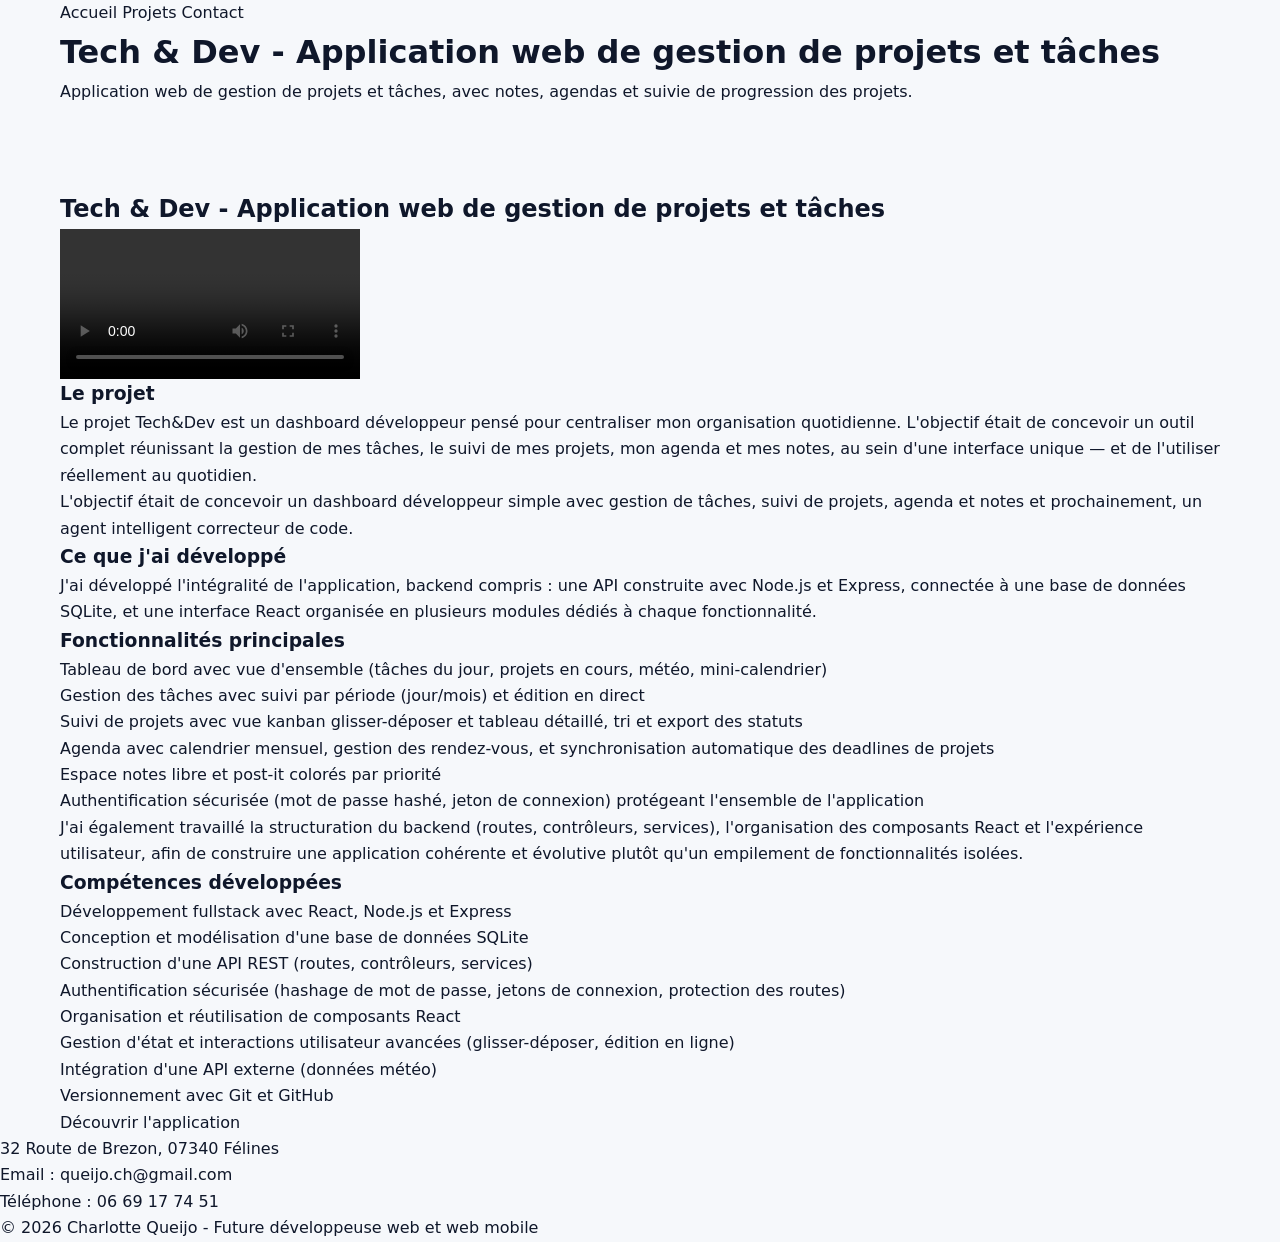
<file: tech&dev.html>
<!doctype html>

<html lang="fr">
  <head>
    <meta charset="UTF-8" />

    <meta name="viewport" content="width=device-width, initial-scale=1.0" />

    <title>
      Tech & Dev - Application web de gestion de projets et tâches | Charlotte Queijo
    </title>

    <link rel="stylesheet" href="css/style.css" />
  </head>

  <body>
    <header>
      <div class="container">
        <nav>
          <a href="index.html">Accueil</a>

          <a href="index.html#projets">Projets</a>

          <a href="#contact">Contact</a>
        </nav>

        <h1>Tech & Dev - Application web de gestion de projets et tâches</h1>

        <p>
          Application web de gestion de projets et tâches, avec notes, agendas et suivie de progression des projets.
        </p>
      </div>
    </header>

    <main>
      <section class="article-projets">
        <div class="container">
          <h2>Tech & Dev - Application web de gestion de projets et tâches</h2>

          <!-- DÉMONSTRATION VIDÉO -->

          <div class="article-video">
            <video controls>
              <source src="videos/tech&dev.mp4" type="video/mp4" />

              Votre navigateur ne supporte pas la lecture de cette vidéo.
            </video>
          </div>

          <div class="article-content">
            <h3>Le projet</h3>

            <p>
              Le projet Tech&Dev est un dashboard développeur pensé pour centraliser mon organisation quotidienne. L'objectif était de concevoir un outil complet réunissant la gestion de mes tâches, le suivi de mes projets, mon agenda et mes notes, au sein d'une interface unique — et de l'utiliser réellement au quotidien.</p>

            <p>
              L'objectif était de concevoir un dashboard développeur simple avec gestion de tâches, suivi de projets, agenda et notes et prochainement, un agent intelligent correcteur de code.
            </p>

            <h3>Ce que j'ai développé</h3>

            <p>
              J'ai développé l'intégralité de l'application, backend compris : une API construite avec Node.js et Express, connectée à une base de données SQLite, et une interface React organisée en plusieurs modules dédiés à chaque fonctionnalité.
            </p>

            <h3>Fonctionnalités principales</h3>

            <ul>
              <li>Tableau de bord avec vue d'ensemble (tâches du jour, projets en cours, météo, mini-calendrier)</li>

              <li>
                Gestion des tâches avec suivi par période (jour/mois) et édition en direct
              </li>

              <li>Suivi de projets avec vue kanban glisser-déposer et tableau détaillé, tri et export des statuts</li>

              <li>
                Agenda avec calendrier mensuel, gestion des rendez-vous, et synchronisation automatique des deadlines de projets
              </li>

              <li>
                Espace notes libre et post-it colorés par priorité
              </li>

              <li>Authentification sécurisée (mot de passe hashé, jeton de connexion) protégeant l'ensemble de l'application</li>
            </ul>

            <p>
              J'ai également travaillé la structuration du backend (routes, contrôleurs, services), l'organisation des composants React et l'expérience utilisateur, afin de construire une application cohérente et évolutive plutôt qu'un empilement de fonctionnalités isolées.</p>

            <h3>Compétences développées</h3>

            <ul>
              <li>Développement fullstack avec React, Node.js et Express</li>

              <li>Conception et modélisation d'une base de données SQLite</li>

              <li>Construction d'une API REST (routes, contrôleurs, services)</li>

              <li>Authentification sécurisée (hashage de mot de passe, jetons de connexion, protection des routes)</li>

              <li>Organisation et réutilisation de composants React</li>

              <li>
                Gestion d'état et interactions utilisateur avancées (glisser-déposer, édition en ligne)
              </li>

              <li>Intégration d'une API externe (données météo)</li>

              <li>Versionnement avec Git et GitHub</li>
            </ul>

            <a
              href="https://github.com/queijoch-max/Tech-Dev"
              class="button"
              target="_blank"
              rel="noopener noreferrer"
            >
              Découvrir l'application
            </a>
          </div>
        </div>
      </section>
    </main>

    <footer id="contact">
      <div class="footer-contact">
        <p>32 Route de Brezon, 07340 Félines</p>

        <p>Email : queijo.ch@gmail.com</p>

        <p>Téléphone : 06 69 17 74 51</p>
      </div>

      <div class="footer-info">
        <p>© 2026 Charlotte Queijo - Future développeuse web et web mobile</p>
      </div>
    </footer>

    <script src="js/script.js"></script>
  </body>
</html>
</file>
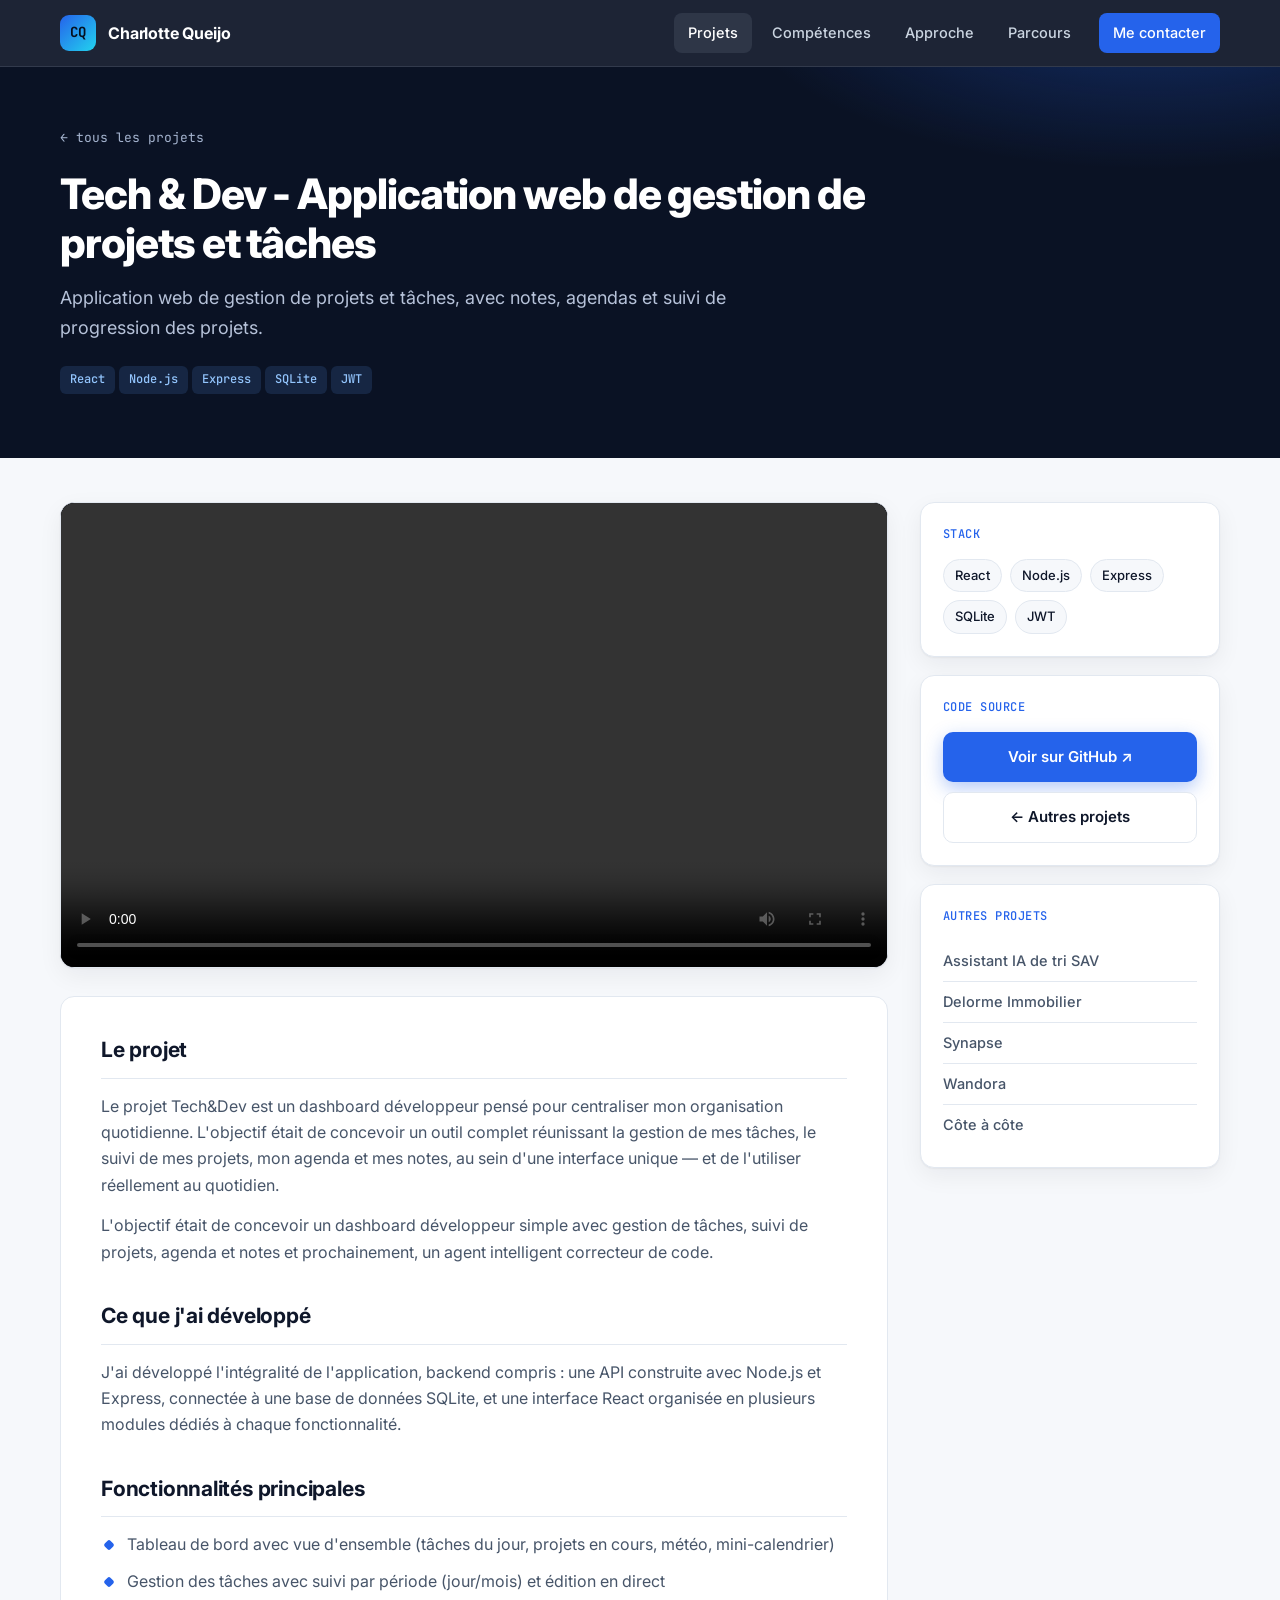
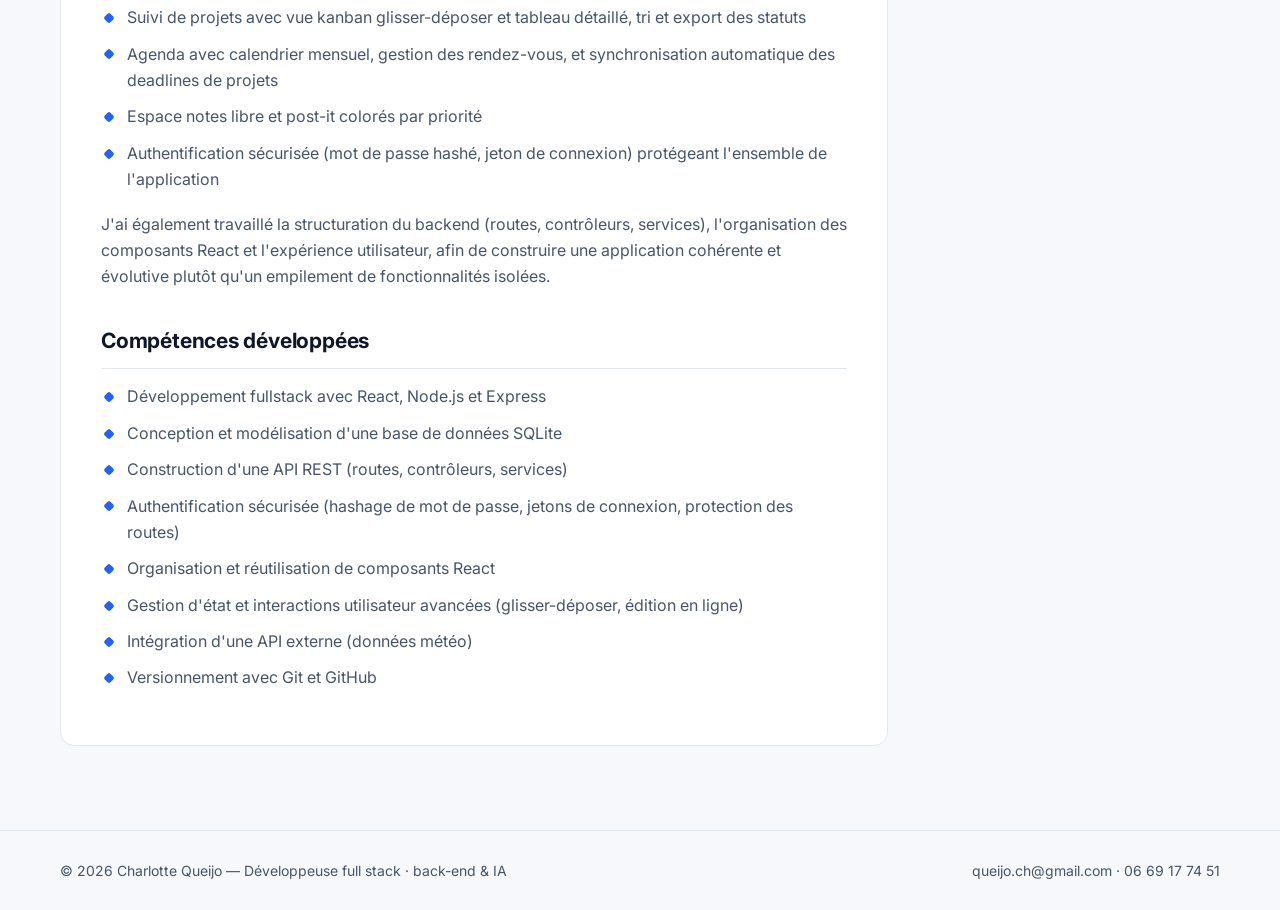
<file: tech-dev.html>
<!doctype html>

<html lang="fr">
  <head>
    <meta charset="UTF-8" />
    <meta name="viewport" content="width=device-width, initial-scale=1.0" />
    <meta name="theme-color" content="#0a1224" />
    <link rel="preconnect" href="https://fonts.googleapis.com" />
    <link rel="preconnect" href="https://fonts.gstatic.com" crossorigin />
    <link
      href="https://fonts.googleapis.com/css2?family=Inter:wght@400;500;600;700;800&family=JetBrains+Mono:wght@400;500;700&display=swap"
      rel="stylesheet"
    />
    <link rel="stylesheet" href="css/style.css" />
    <title>Tech &amp; Dev - Application web de gestion de projets et tâches | Charlotte Queijo</title>
  </head>

  <body>
    <header class="topbar">
      <div class="container">
        <a href="index.html" class="brand" aria-label="Charlotte Queijo, accueil">
          <span class="brand-mark">CQ</span>
          <span>Charlotte Queijo</span>
        </a>
        <button class="nav-toggle" aria-label="Ouvrir le menu" aria-expanded="false" aria-controls="menu">☰</button>
        <nav class="nav-links" id="menu" aria-label="Navigation principale">
          <a href="index.html#projets" class="active">Projets</a>
          <a href="index.html#competences">Compétences</a>
          <a href="index.html#approche">Approche</a>
          <a href="index.html#parcours">Parcours</a>
          <a href="index.html#contact" class="nav-cta">Me contacter</a>
        </nav>
      </div>
    </header>

    <div class="page-head">
      <div class="container">
        <a href="index.html#projets" class="back-link">← tous les projets</a>
        <h1>Tech &amp; Dev - Application web de gestion de projets et tâches</h1>
        <p class="lead">Application web de gestion de projets et tâches, avec notes, agendas et suivi de progression des projets.</p>
        <div><span class="tag">React</span> <span class="tag">Node.js</span> <span class="tag">Express</span> <span class="tag">SQLite</span> <span class="tag">JWT</span> </div>
      </div>
    </div>

    <main>
      <div class="container detail">
        <article>
          <div class="video-frame">
            <video controls preload="metadata">
              <source src="videos/tech&amp;dev.mp4" type="video/mp4" />
              Votre navigateur ne supporte pas la lecture de cette vidéo.
            </video>
          </div>

          <div class="prose">
            <h3>Le projet</h3>

            <p>
              Le projet Tech&Dev est un dashboard développeur pensé pour centraliser mon organisation quotidienne. L'objectif était de concevoir un outil complet réunissant la gestion de mes tâches, le suivi de mes projets, mon agenda et mes notes, au sein d'une interface unique — et de l'utiliser réellement au quotidien.</p>

            <p>
              L'objectif était de concevoir un dashboard développeur simple avec gestion de tâches, suivi de projets, agenda et notes et prochainement, un agent intelligent correcteur de code.
            </p>

            <h3>Ce que j'ai développé</h3>

            <p>
              J'ai développé l'intégralité de l'application, backend compris : une API construite avec Node.js et Express, connectée à une base de données SQLite, et une interface React organisée en plusieurs modules dédiés à chaque fonctionnalité.
            </p>

            <h3>Fonctionnalités principales</h3>

            <ul>
              <li>Tableau de bord avec vue d'ensemble (tâches du jour, projets en cours, météo, mini-calendrier)</li>

              <li>
                Gestion des tâches avec suivi par période (jour/mois) et édition en direct
              </li>

              <li>Suivi de projets avec vue kanban glisser-déposer et tableau détaillé, tri et export des statuts</li>

              <li>
                Agenda avec calendrier mensuel, gestion des rendez-vous, et synchronisation automatique des deadlines de projets
              </li>

              <li>
                Espace notes libre et post-it colorés par priorité
              </li>

              <li>Authentification sécurisée (mot de passe hashé, jeton de connexion) protégeant l'ensemble de l'application</li>
            </ul>

            <p>
              J'ai également travaillé la structuration du backend (routes, contrôleurs, services), l'organisation des composants React et l'expérience utilisateur, afin de construire une application cohérente et évolutive plutôt qu'un empilement de fonctionnalités isolées.</p>

            <h3>Compétences développées</h3>

            <ul>
              <li>Développement fullstack avec React, Node.js et Express</li>

              <li>Conception et modélisation d'une base de données SQLite</li>

              <li>Construction d'une API REST (routes, contrôleurs, services)</li>

              <li>Authentification sécurisée (hashage de mot de passe, jetons de connexion, protection des routes)</li>

              <li>Organisation et réutilisation de composants React</li>

              <li>
                Gestion d'état et interactions utilisateur avancées (glisser-déposer, édition en ligne)
              </li>

              <li>Intégration d'une API externe (données météo)</li>

              <li>Versionnement avec Git et GitHub</li>
            </ul>

            
          
          </div>
        </article>

        <aside class="side">
          <div class="side-card">
            <h4>Stack</h4>
            <div class="chips"><span class="chip">React</span><span class="chip">Node.js</span><span class="chip">Express</span><span class="chip">SQLite</span><span class="chip">JWT</span></div>
          </div>
          <div class="side-card">
            <h4>Code source</h4>
            <a href="https://github.com/queijoch-max/Tech-Dev" class="btn btn-primary" target="_blank" rel="noopener noreferrer">Voir sur GitHub ↗</a>
            <a href="index.html#projets" class="btn btn-outline">← Autres projets</a>
          </div>
          <div class="side-card">
            <h4>Autres projets</h4>
            <ul class="more-list"><li><a href="assistant-tri.html">Assistant IA de tri SAV</a></li><li><a href="delormeimmobilier.html">Delorme Immobilier</a></li><li><a href="synapse.html">Synapse</a></li><li><a href="wandora.html">Wandora</a></li><li><a href="coteacote.html">Côte à côte</a></li></ul>
          </div>
        </aside>
      </div>
    </main>

    <footer class="site-footer">
      <div class="container">
        <span>© 2026 Charlotte Queijo — Développeuse full stack · back-end &amp; IA</span>
        <span>queijo.ch@gmail.com · 06 69 17 74 51</span>
      </div>
    </footer>

    <script src="js/script.js"></script>
  </body>
</html>
</file>
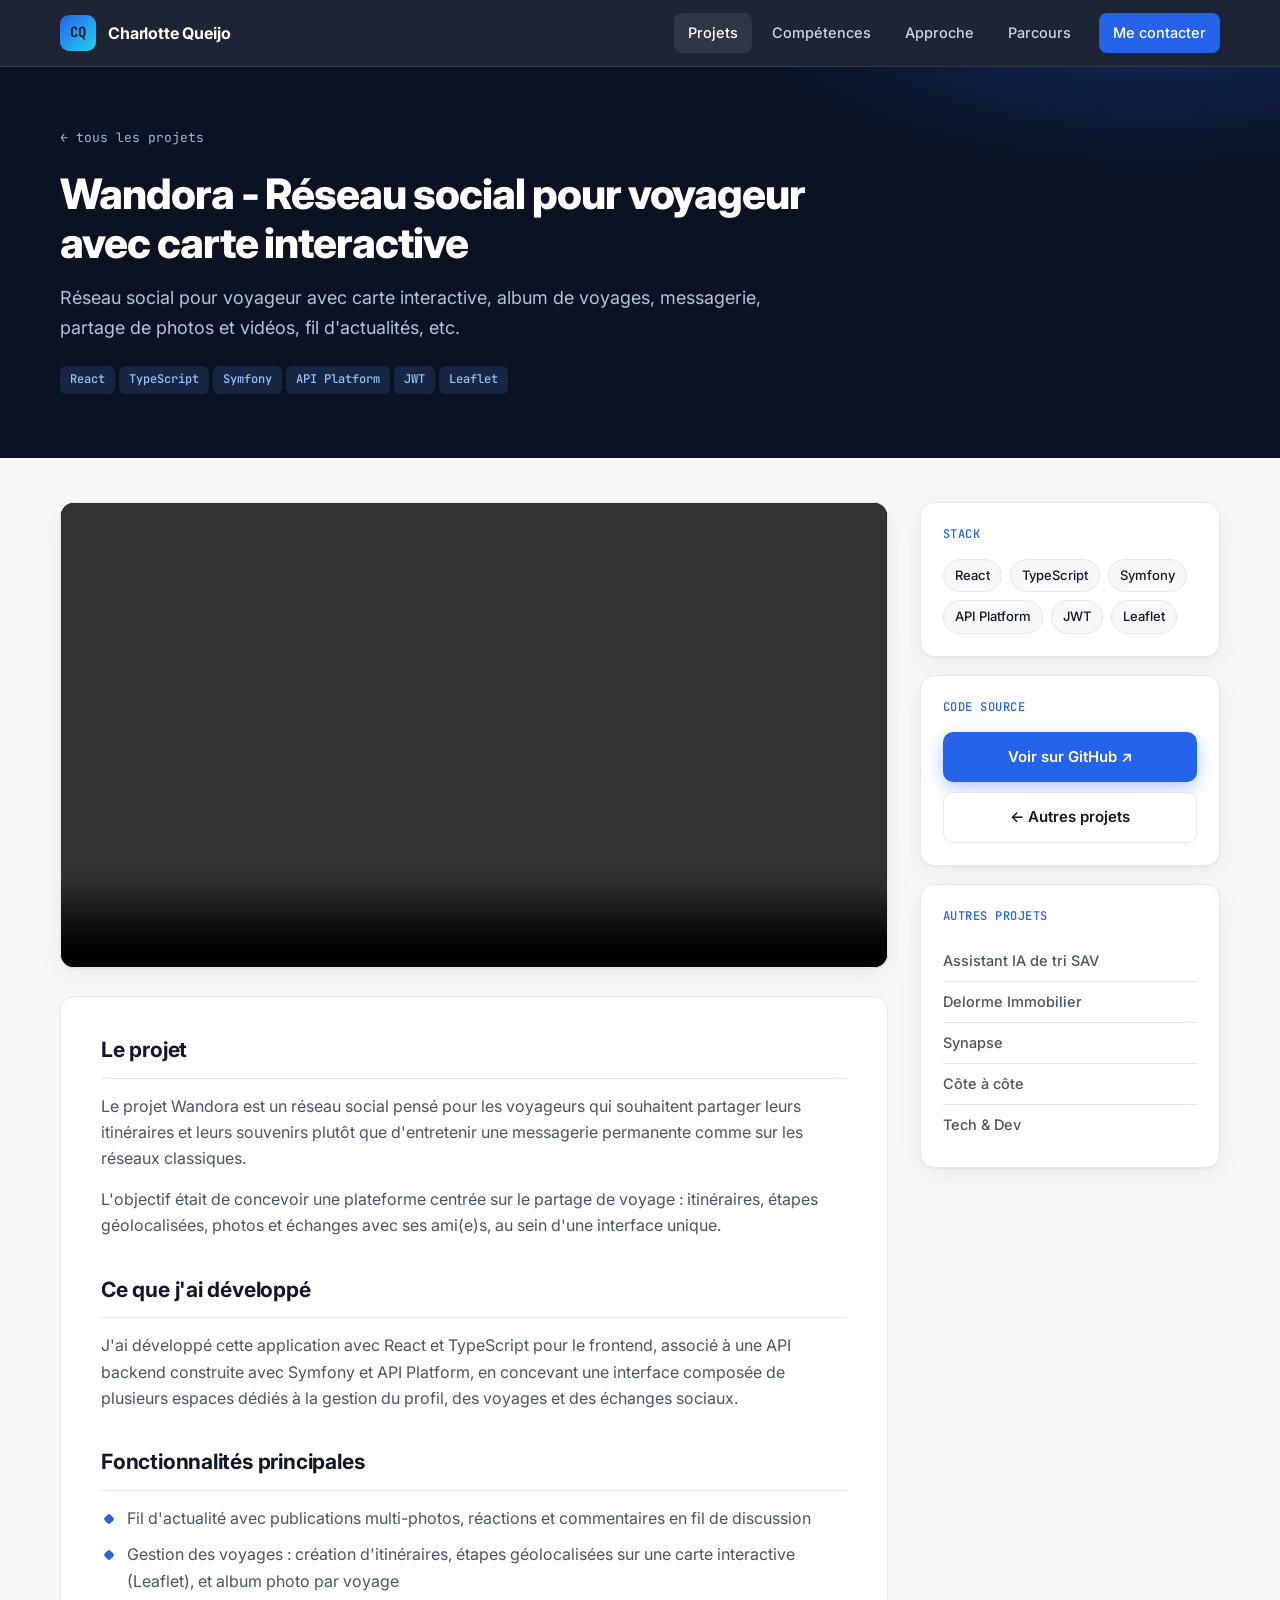
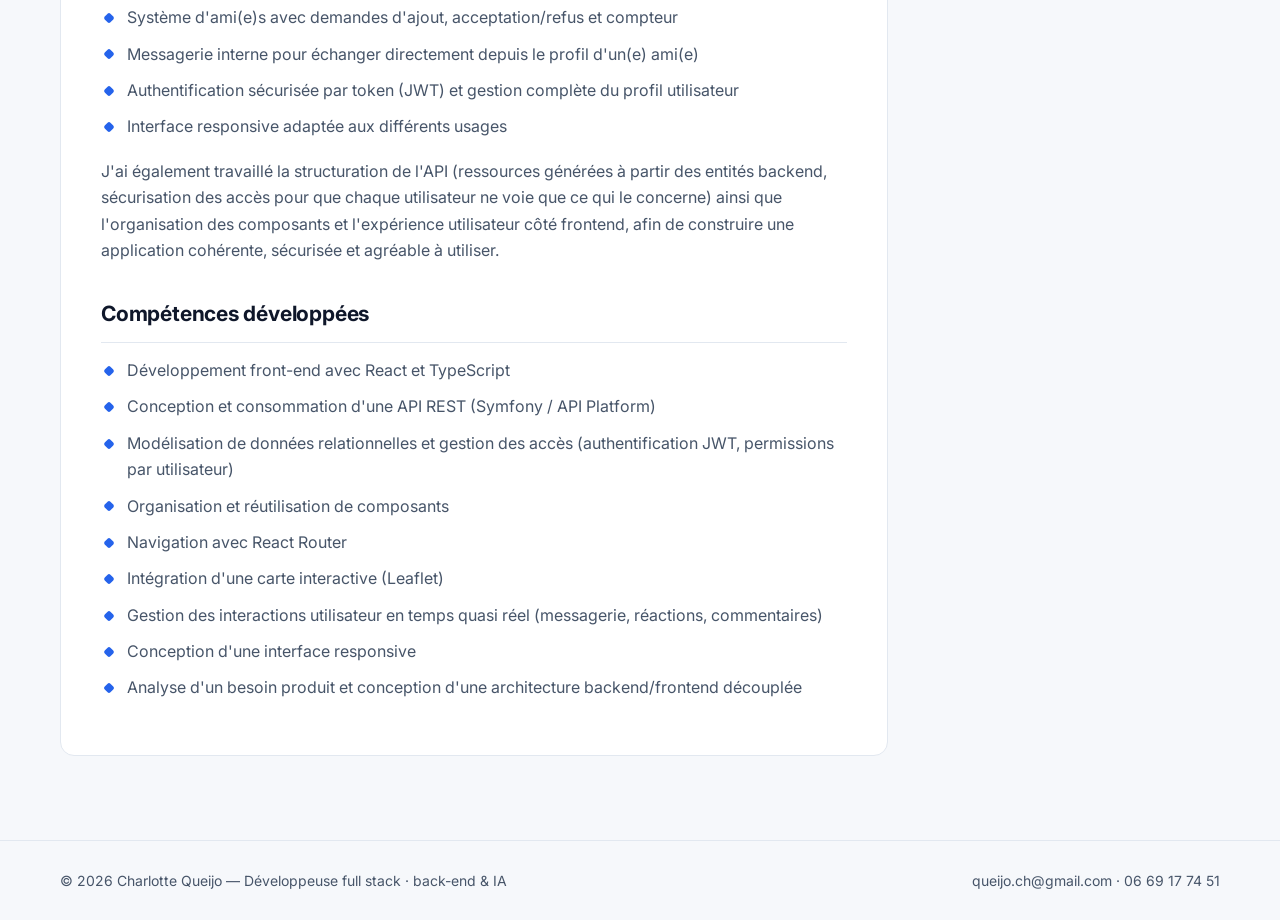
<file: wandora.html>
<!doctype html>

<html lang="fr">
  <head>
    <meta charset="UTF-8" />
    <meta name="viewport" content="width=device-width, initial-scale=1.0" />
    <meta name="theme-color" content="#0a1224" />
    <link rel="preconnect" href="https://fonts.googleapis.com" />
    <link rel="preconnect" href="https://fonts.gstatic.com" crossorigin />
    <link
      href="https://fonts.googleapis.com/css2?family=Inter:wght@400;500;600;700;800&family=JetBrains+Mono:wght@400;500;700&display=swap"
      rel="stylesheet"
    />
    <link rel="stylesheet" href="css/style.css" />
    <title>Wandora - Réseau social pour voyageur avec carte interactive | Charlotte Queijo</title>
  </head>

  <body>
    <header class="topbar">
      <div class="container">
        <a href="index.html" class="brand" aria-label="Charlotte Queijo, accueil">
          <span class="brand-mark">CQ</span>
          <span>Charlotte Queijo</span>
        </a>
        <button class="nav-toggle" aria-label="Ouvrir le menu" aria-expanded="false" aria-controls="menu">☰</button>
        <nav class="nav-links" id="menu" aria-label="Navigation principale">
          <a href="index.html#projets" class="active">Projets</a>
          <a href="index.html#competences">Compétences</a>
          <a href="index.html#approche">Approche</a>
          <a href="index.html#parcours">Parcours</a>
          <a href="index.html#contact" class="nav-cta">Me contacter</a>
        </nav>
      </div>
    </header>

    <div class="page-head">
      <div class="container">
        <a href="index.html#projets" class="back-link">← tous les projets</a>
        <h1>Wandora - Réseau social pour voyageur avec carte interactive</h1>
        <p class="lead">Réseau social pour voyageur avec carte interactive, album de voyages, messagerie, partage de photos et vidéos, fil d'actualités, etc.</p>
        <div><span class="tag">React</span> <span class="tag">TypeScript</span> <span class="tag">Symfony</span> <span class="tag">API Platform</span> <span class="tag">JWT</span> <span class="tag">Leaflet</span> </div>
      </div>
    </div>

    <main>
      <div class="container detail">
        <article>
          <div class="video-frame">
            <video controls preload="metadata">
              <source src="videos/wandora.mp4" type="video/mp4" />
              Votre navigateur ne supporte pas la lecture de cette vidéo.
            </video>
          </div>

          <div class="prose">
            <h3>Le projet</h3>

            <p>
             Le projet Wandora est un réseau social pensé pour les voyageurs qui souhaitent partager leurs itinéraires et leurs souvenirs plutôt que d'entretenir une messagerie permanente comme sur les réseaux classiques.
            </p>

            <p>
             L'objectif était de concevoir une plateforme centrée sur le partage de voyage : itinéraires, étapes géolocalisées, photos et échanges avec ses ami(e)s, au sein d'une interface unique.
            </p>

            <h3>Ce que j'ai développé</h3>

            <p>
             J'ai développé cette application avec React et TypeScript pour le frontend, associé à une API backend construite avec Symfony et API Platform, en concevant une interface composée de plusieurs espaces dédiés à la gestion du profil, des voyages et des échanges sociaux. </p>

            <h3>Fonctionnalités principales</h3>

            <ul>
              <li>Fil d'actualité avec publications multi-photos, réactions et commentaires en fil de discussion</li>

              <li>
                Gestion des voyages : création d'itinéraires, étapes géolocalisées sur une carte interactive (Leaflet), et album photo par voyage
              </li>

              <li>Système d'ami(e)s avec demandes d'ajout, acceptation/refus et compteur</li>

              <li>
                Messagerie interne pour échanger directement depuis le profil d'un(e) ami(e)
              </li>

              <li>
                Authentification sécurisée par token (JWT) et gestion complète du profil utilisateur
              </li>

              <li>Interface responsive adaptée aux différents usages</li>
            </ul>

            <p>
              J'ai également travaillé la structuration de l'API (ressources générées à partir des entités backend, sécurisation des accès pour que chaque utilisateur ne voie que ce qui le concerne) ainsi que l'organisation des composants et l'expérience utilisateur côté frontend, afin de construire une application cohérente, sécurisée et agréable à utiliser.</p>

            <h3>Compétences développées</h3>

            <ul>
              <li>Développement front-end avec React et TypeScript</li>

              <li>Conception et consommation d'une API REST (Symfony / API Platform)</li>

              <li>Modélisation de données relationnelles et gestion des accès (authentification JWT, permissions par utilisateur)</li>

              <li>Organisation et réutilisation de composants</li>

              <li>Navigation avec React Router</li>

              <li>
                Intégration d'une carte interactive (Leaflet)
              </li>

              <li>Gestion des interactions utilisateur en temps quasi réel (messagerie, réactions, commentaires)</li>

              <li>Conception d'une interface responsive</li>

              <li>Analyse d'un besoin produit et conception d'une architecture backend/frontend découplée</li>
            </ul>

            
          
          </div>
        </article>

        <aside class="side">
          <div class="side-card">
            <h4>Stack</h4>
            <div class="chips"><span class="chip">React</span><span class="chip">TypeScript</span><span class="chip">Symfony</span><span class="chip">API Platform</span><span class="chip">JWT</span><span class="chip">Leaflet</span></div>
          </div>
          <div class="side-card">
            <h4>Code source</h4>
            <a href="https://github.com/queijoch-max/Wandora" class="btn btn-primary" target="_blank" rel="noopener noreferrer">Voir sur GitHub ↗</a>
            <a href="index.html#projets" class="btn btn-outline">← Autres projets</a>
          </div>
          <div class="side-card">
            <h4>Autres projets</h4>
            <ul class="more-list"><li><a href="assistant-tri.html">Assistant IA de tri SAV</a></li><li><a href="delormeimmobilier.html">Delorme Immobilier</a></li><li><a href="synapse.html">Synapse</a></li><li><a href="coteacote.html">Côte à côte</a></li><li><a href="tech-dev.html">Tech &amp; Dev</a></li></ul>
          </div>
        </aside>
      </div>
    </main>

    <footer class="site-footer">
      <div class="container">
        <span>© 2026 Charlotte Queijo — Développeuse full stack · back-end &amp; IA</span>
        <span>queijo.ch@gmail.com · 06 69 17 74 51</span>
      </div>
    </footer>

    <script src="js/script.js"></script>
  </body>
</html>
</file>
<file: css/style.css>
/* =====================================================
   PORTFOLIO V2 — Tech & Pro
   Navy + bleu, typographie Inter + JetBrains Mono
===================================================== */

:root {
  --bg: #f6f8fb;
  --surface: #ffffff;
  --ink: #0f172a;
  --muted: #475569;
  --line: #e2e8f0;

  --navy: #0a1224;
  --navy-2: #111c36;
  --navy-line: rgba(148, 163, 184, 0.18);

  --accent: #2563eb;
  --accent-soft: #e8efff;
  --accent-light: #60a5fa;
  --cyan: #22d3ee;
  --ok: #10b981;

  --radius: 14px;
  --radius-sm: 8px;
  --shadow: 0 1px 2px rgba(15, 23, 42, 0.05), 0 8px 24px rgba(15, 23, 42, 0.06);
  --shadow-hover: 0 2px 4px rgba(15, 23, 42, 0.06), 0 16px 36px rgba(37, 99, 235, 0.14);

  --mono: "JetBrains Mono", ui-monospace, "SF Mono", Menlo, Consolas, monospace;
}

/* ---------- Reset ---------- */

*,
*::before,
*::after {
  margin: 0;
  padding: 0;
  box-sizing: border-box;
}

html {
  scroll-behavior: smooth;
  scroll-padding-top: 84px;
}

body {
  font-family: "Inter", system-ui, -apple-system, Arial, sans-serif;
  background: var(--bg);
  color: var(--ink);
  line-height: 1.65;
  font-size: 16px;
  -webkit-font-smoothing: antialiased;
}

img,
video {
  max-width: 100%;
  display: block;
}

a {
  color: inherit;
  text-decoration: none;
}

ul {
  list-style: none;
}

.container {
  width: 92%;
  max-width: 1160px;
  margin: 0 auto;
}

.skip-link {
  position: absolute;
  left: -999px;
  top: 8px;
  background: var(--accent);
  color: #fff;
  padding: 10px 16px;
  border-radius: var(--radius-sm);
  z-index: 100;
}

.skip-link:focus {
  left: 8px;
}

:focus-visible {
  outline: 3px solid var(--accent-light);
  outline-offset: 3px;
  border-radius: 4px;
}

/* ---------- Boutons & tags ---------- */

.btn {
  display: inline-flex;
  align-items: center;
  gap: 8px;
  padding: 12px 22px;
  border-radius: 10px;
  font-weight: 600;
  font-size: 15px;
  border: 1px solid transparent;
  cursor: pointer;
  transition: transform 0.2s, background 0.2s, border-color 0.2s, box-shadow 0.2s;
}

.btn:hover {
  transform: translateY(-2px);
}

.btn-primary {
  background: var(--accent);
  color: #fff;
  box-shadow: 0 6px 18px rgba(37, 99, 235, 0.35);
}

.btn-primary:hover {
  background: #1d4ed8;
}

.btn-ghost {
  background: transparent;
  color: #e2e8f0;
  border-color: rgba(226, 232, 240, 0.28);
}

.btn-ghost:hover {
  border-color: var(--accent-light);
  color: #fff;
}

.btn-outline {
  background: var(--surface);
  color: var(--ink);
  border-color: var(--line);
}

.btn-outline:hover {
  border-color: var(--accent);
  color: var(--accent);
}

.tag {
  display: inline-block;
  font-family: var(--mono);
  font-size: 12px;
  font-weight: 500;
  padding: 4px 10px;
  border-radius: 6px;
  background: var(--accent-soft);
  color: #1d4ed8;
}

.tag-ia {
  background: #ecfdf5;
  color: #047857;
}

/* ---------- Navigation ---------- */

.topbar {
  position: sticky;
  top: 0;
  z-index: 50;
  background: rgba(10, 18, 36, 0.92);
  backdrop-filter: blur(10px);
  -webkit-backdrop-filter: blur(10px);
  border-bottom: 1px solid var(--navy-line);
}

.topbar .container {
  display: flex;
  align-items: center;
  justify-content: space-between;
  height: 66px;
}

.brand {
  display: flex;
  align-items: center;
  gap: 12px;
  color: #fff;
  font-weight: 700;
  letter-spacing: -0.01em;
}

.brand-mark {
  display: grid;
  place-items: center;
  width: 36px;
  height: 36px;
  border-radius: 9px;
  background: linear-gradient(135deg, var(--accent), var(--cyan));
  font-family: var(--mono);
  font-size: 14px;
  font-weight: 700;
  color: #06101f;
}

.nav-links {
  display: flex;
  align-items: center;
  gap: 6px;
}

.nav-links a {
  color: #cbd5e1;
  font-size: 14.5px;
  font-weight: 500;
  padding: 8px 14px;
  border-radius: 8px;
  transition: color 0.2s, background 0.2s;
}

.nav-links a:hover,
.nav-links a.active {
  color: #fff;
  background: rgba(148, 163, 184, 0.14);
}

.nav-links .nav-cta {
  background: var(--accent);
  color: #fff;
  margin-left: 8px;
}

.nav-links .nav-cta:hover {
  background: #1d4ed8;
}

.nav-toggle {
  display: none;
  background: none;
  border: 1px solid var(--navy-line);
  color: #fff;
  width: 42px;
  height: 42px;
  border-radius: 10px;
  font-size: 20px;
  cursor: pointer;
}

/* ---------- Hero ---------- */

.hero {
  position: relative;
  background:
    radial-gradient(900px 420px at 85% -10%, rgba(37, 99, 235, 0.35), transparent 60%),
    radial-gradient(600px 300px at 0% 100%, rgba(34, 211, 238, 0.12), transparent 60%),
    var(--navy);
  color: #fff;
  overflow: hidden;
  padding: 84px 0 150px;
}

.hero::before {
  content: "";
  position: absolute;
  inset: 0;
  background-image:
    linear-gradient(var(--navy-line) 1px, transparent 1px),
    linear-gradient(90deg, var(--navy-line) 1px, transparent 1px);
  background-size: 56px 56px;
  mask-image: radial-gradient(ellipse at 70% 30%, #000 0%, transparent 70%);
  -webkit-mask-image: radial-gradient(ellipse at 70% 30%, #000 0%, transparent 70%);
  opacity: 0.55;
}

.hero .container {
  position: relative;
  display: grid;
  grid-template-columns: 1.15fr 0.85fr;
  gap: 56px;
  align-items: center;
}

.eyebrow {
  display: inline-flex;
  align-items: center;
  gap: 10px;
  font-family: var(--mono);
  font-size: 13px;
  color: #a5b4cf;
  background: rgba(148, 163, 184, 0.1);
  border: 1px solid var(--navy-line);
  padding: 7px 14px;
  border-radius: 999px;
  margin-bottom: 26px;
}

.dot {
  width: 8px;
  height: 8px;
  border-radius: 50%;
  background: var(--ok);
  box-shadow: 0 0 0 4px rgba(16, 185, 129, 0.2);
}

.hero h1 {
  font-size: clamp(34px, 5vw, 56px);
  line-height: 1.1;
  font-weight: 800;
  letter-spacing: -0.03em;
  margin-bottom: 22px;
}

.hero h1 .grad {
  background: linear-gradient(90deg, var(--accent-light), var(--cyan));
  -webkit-background-clip: text;
  background-clip: text;
  color: transparent;
}

.hero .lead {
  font-size: 18px;
  color: #b6c2d9;
  max-width: 560px;
  margin-bottom: 32px;
}

.hero-actions {
  display: flex;
  flex-wrap: wrap;
  gap: 12px;
  margin-bottom: 36px;
}

.trust-row {
  display: flex;
  flex-wrap: wrap;
  gap: 10px 22px;
  font-size: 13.5px;
  color: #94a3b8;
}

.trust-row span {
  display: inline-flex;
  align-items: center;
  gap: 8px;
}

.trust-row span::before {
  content: "✓";
  color: var(--ok);
  font-weight: 700;
}

/* Carte « éditeur de code » */

.code-card {
  background: #0d1730;
  border: 1px solid var(--navy-line);
  border-radius: var(--radius);
  box-shadow: 0 30px 60px rgba(0, 0, 0, 0.45), 0 0 0 1px rgba(255, 255, 255, 0.02);
  overflow: hidden;
}

.code-bar {
  display: flex;
  align-items: center;
  gap: 8px;
  padding: 12px 16px;
  background: #0a1226;
  border-bottom: 1px solid var(--navy-line);
}

.code-bar i {
  width: 11px;
  height: 11px;
  border-radius: 50%;
  background: #334155;
}

.code-bar i:nth-child(1) {
  background: #ef4444;
}
.code-bar i:nth-child(2) {
  background: #f59e0b;
}
.code-bar i:nth-child(3) {
  background: #10b981;
}

.code-bar span {
  margin-left: 10px;
  font-family: var(--mono);
  font-size: 12px;
  color: #64748b;
}

.code-card pre {
  padding: 22px 24px 26px;
  font-family: var(--mono);
  font-size: 13.5px;
  line-height: 1.85;
  color: #cbd5e1;
  overflow-x: auto;
}

.c-k {
  color: #c084fc;
}
.c-v {
  color: #7dd3fc;
}
.c-s {
  color: #86efac;
}
.c-n {
  color: #fbbf24;
}
.c-c {
  color: #64748b;
}

/* ---------- Bandeau de chiffres ---------- */

.stats {
  position: relative;
  margin-top: -78px;
  z-index: 2;
}

.stats-grid {
  display: grid;
  grid-template-columns: repeat(4, 1fr);
  background: var(--surface);
  border: 1px solid var(--line);
  border-radius: var(--radius);
  box-shadow: var(--shadow);
}

.stat {
  padding: 26px 28px;
  border-right: 1px solid var(--line);
}

.stat:last-child {
  border-right: none;
}

.stat strong {
  display: block;
  font-size: 34px;
  line-height: 1.1;
  font-weight: 800;
  letter-spacing: -0.02em;
  color: var(--accent);
}

.stat span {
  font-size: 14px;
  color: var(--muted);
}

/* ---------- Sections ---------- */

section {
  padding: 84px 0 0;
}

.section-head {
  max-width: 700px;
  margin-bottom: 40px;
}

.kicker {
  font-family: var(--mono);
  font-size: 13px;
  font-weight: 500;
  color: var(--accent);
  margin-bottom: 10px;
  letter-spacing: 0.02em;
}

.section-head h2 {
  font-size: clamp(26px, 3.4vw, 36px);
  line-height: 1.2;
  font-weight: 800;
  letter-spacing: -0.025em;
  margin-bottom: 12px;
}

.section-head p {
  color: var(--muted);
  font-size: 17px;
}

/* ---------- Projets ---------- */

.projects-grid {
  display: grid;
  grid-template-columns: repeat(3, 1fr);
  gap: 24px;
}

.project {
  display: flex;
  flex-direction: column;
  background: var(--surface);
  border: 1px solid var(--line);
  border-radius: var(--radius);
  overflow: hidden;
  box-shadow: var(--shadow);
  transition: transform 0.25s, box-shadow 0.25s, border-color 0.25s;
}

.project:hover {
  transform: translateY(-5px);
  box-shadow: var(--shadow-hover);
  border-color: #bfd0f5;
}

.project-media {
  position: relative;
  aspect-ratio: 16 / 9;
  background:
    linear-gradient(135deg, #14264d, #0a1224 70%);
  overflow: hidden;
}

.project-media::after {
  content: attr(data-label);
  position: absolute;
  inset: 0;
  display: grid;
  place-items: center;
  font-family: var(--mono);
  font-size: 15px;
  color: rgba(148, 163, 184, 0.55);
  z-index: 0;
}

.project-media img {
  position: relative;
  z-index: 1;
  width: 100%;
  height: 100%;
  object-fit: cover;
  transition: transform 0.4s;
}

.project:hover .project-media img {
  transform: scale(1.04);
}

.project-body {
  display: flex;
  flex-direction: column;
  flex: 1;
  padding: 22px 24px 24px;
}

.project-tags {
  display: flex;
  flex-wrap: wrap;
  gap: 6px;
  margin-bottom: 14px;
}

.project h3 {
  font-size: 20px;
  line-height: 1.3;
  font-weight: 700;
  letter-spacing: -0.01em;
  margin-bottom: 8px;
}

.project p {
  color: var(--muted);
  font-size: 15px;
  margin-bottom: 20px;
}

.project-links {
  display: flex;
  gap: 18px;
  margin-top: auto;
  padding-top: 16px;
  border-top: 1px solid var(--line);
  font-size: 14.5px;
  font-weight: 600;
}

.project-links a {
  color: var(--accent);
  transition: color 0.2s;
}

.project-links a:hover {
  color: var(--ink);
}

.project-links a.secondary {
  color: var(--muted);
}

/* ---------- Compétences ---------- */

.skills-grid {
  display: grid;
  grid-template-columns: repeat(4, 1fr);
  gap: 20px;
}

.skill-card {
  background: var(--surface);
  border: 1px solid var(--line);
  border-radius: var(--radius);
  padding: 24px;
}

.skill-card .icon {
  display: grid;
  place-items: center;
  width: 40px;
  height: 40px;
  border-radius: 10px;
  background: var(--accent-soft);
  color: var(--accent);
  font-family: var(--mono);
  font-weight: 700;
  font-size: 14px;
  margin-bottom: 16px;
}

.skill-card h3 {
  font-size: 17px;
  font-weight: 700;
  margin-bottom: 4px;
}

.skill-card .sub {
  font-size: 13.5px;
  color: var(--muted);
  margin-bottom: 16px;
}

.chips {
  display: flex;
  flex-wrap: wrap;
  gap: 8px;
}

.chip {
  font-size: 13px;
  font-weight: 500;
  padding: 5px 11px;
  border-radius: 999px;
  background: var(--bg);
  border: 1px solid var(--line);
  color: var(--ink);
}

/* ---------- Approche ---------- */

.approach-grid {
  display: grid;
  grid-template-columns: repeat(2, 1fr);
  gap: 20px;
}

.approach {
  display: flex;
  gap: 20px;
  background: var(--surface);
  border: 1px solid var(--line);
  border-left: 4px solid var(--accent);
  border-radius: var(--radius);
  padding: 26px;
}

.approach .num {
  font-family: var(--mono);
  font-size: 13px;
  font-weight: 700;
  color: var(--accent);
  padding-top: 3px;
}

.approach h3 {
  font-size: 18px;
  font-weight: 700;
  margin-bottom: 6px;
}

.approach p {
  color: var(--muted);
  font-size: 15px;
  margin-bottom: 10px;
}

/* ---------- Parcours ---------- */

.about-grid {
  display: grid;
  grid-template-columns: 1.1fr 0.9fr;
  gap: 32px;
  align-items: start;
}

.about-text p {
  color: var(--muted);
  font-size: 16.5px;
  margin-bottom: 16px;
}

.about-text p strong {
  color: var(--ink);
}

.cert-list {
  display: grid;
  gap: 14px;
}

.cert {
  display: flex;
  align-items: center;
  gap: 16px;
  background: var(--surface);
  border: 1px solid var(--line);
  border-radius: var(--radius);
  padding: 18px 20px;
  box-shadow: var(--shadow);
}

.cert-badge {
  flex: none;
  display: grid;
  place-items: center;
  width: 46px;
  height: 46px;
  border-radius: 12px;
  background: linear-gradient(135deg, var(--accent), #1e40af);
  color: #fff;
  font-size: 20px;
}

.cert strong {
  display: block;
  font-size: 15.5px;
  line-height: 1.35;
}

.cert span {
  font-size: 13.5px;
  color: var(--muted);
}

/* ---------- Contact ---------- */

.contact-card {
  display: grid;
  grid-template-columns: 1.1fr 0.9fr;
  gap: 32px;
  align-items: center;
  background:
    radial-gradient(500px 260px at 100% 0%, rgba(37, 99, 235, 0.4), transparent 60%),
    var(--navy);
  color: #fff;
  border-radius: 20px;
  padding: 52px;
}

.contact-card h2 {
  font-size: clamp(26px, 3.4vw, 36px);
  line-height: 1.2;
  font-weight: 800;
  letter-spacing: -0.025em;
  margin-bottom: 12px;
}

.contact-card p {
  color: #b6c2d9;
  font-size: 17px;
  margin-bottom: 26px;
}

.contact-list {
  display: grid;
  gap: 12px;
}

.contact-item {
  display: flex;
  align-items: center;
  gap: 14px;
  padding: 14px 18px;
  background: rgba(148, 163, 184, 0.1);
  border: 1px solid var(--navy-line);
  border-radius: 12px;
  font-size: 15px;
  transition: border-color 0.2s, background 0.2s;
}

a.contact-item:hover {
  border-color: var(--accent-light);
  background: rgba(148, 163, 184, 0.16);
}

.contact-item small {
  display: block;
  font-family: var(--mono);
  font-size: 11.5px;
  color: #8190ab;
}

/* ---------- Footer ---------- */

.site-footer {
  margin-top: 84px;
  padding: 28px 0;
  border-top: 1px solid var(--line);
  color: var(--muted);
  font-size: 14px;
}

.site-footer .container {
  display: flex;
  justify-content: space-between;
  flex-wrap: wrap;
  gap: 10px;
}

/* =====================================================
   PAGES PROJET
===================================================== */

.page-head {
  position: relative;
  background:
    radial-gradient(700px 300px at 90% -20%, rgba(37, 99, 235, 0.35), transparent 60%),
    var(--navy);
  color: #fff;
  padding: 56px 0 64px;
}

.back-link {
  display: inline-block;
  font-family: var(--mono);
  font-size: 13px;
  color: #a5b4cf;
  margin-bottom: 22px;
  transition: color 0.2s;
}

.back-link:hover {
  color: #fff;
}

.page-head h1 {
  font-size: clamp(28px, 4vw, 42px);
  line-height: 1.15;
  font-weight: 800;
  letter-spacing: -0.025em;
  max-width: 820px;
  margin-bottom: 16px;
}

.page-head .lead {
  color: #b6c2d9;
  font-size: 18px;
  max-width: 740px;
  margin-bottom: 22px;
}

.page-head .tag {
  background: rgba(96, 165, 250, 0.14);
  color: #93c5fd;
}

.page-head .tag-ia {
  background: rgba(16, 185, 129, 0.16);
  color: #6ee7b7;
}

.detail {
  display: grid;
  grid-template-columns: minmax(0, 1fr) 300px;
  gap: 32px;
  align-items: start;
  padding: 44px 0 0;
}

.video-frame {
  background: var(--navy);
  border-radius: var(--radius);
  overflow: hidden;
  margin-bottom: 28px;
  box-shadow: var(--shadow);
  border: 1px solid var(--line);
  aspect-ratio: 16 / 9;
}

.video-frame video {
  width: 100%;
  height: 100%;
  background: #000;
}

.prose {
  background: var(--surface);
  border: 1px solid var(--line);
  border-radius: var(--radius);
  padding: 36px 40px;
}

.prose h3 {
  font-size: 21px;
  font-weight: 700;
  letter-spacing: -0.01em;
  margin: 34px 0 14px;
  padding-bottom: 10px;
  border-bottom: 1px solid var(--line);
}

.prose h3:first-child {
  margin-top: 0;
}

.prose p {
  color: var(--muted);
  margin-bottom: 14px;
}

.prose ul {
  margin: 4px 0 18px;
}

.prose li {
  position: relative;
  padding-left: 26px;
  margin-bottom: 10px;
  color: var(--muted);
}

.prose li::before {
  content: "";
  position: absolute;
  left: 4px;
  top: 0.62em;
  width: 8px;
  height: 8px;
  border-radius: 2px;
  background: var(--accent);
  transform: rotate(45deg);
}

.prose code {
  font-family: var(--mono);
  font-size: 0.88em;
  background: var(--accent-soft);
  color: #1d4ed8;
  padding: 2px 7px;
  border-radius: 5px;
}

.side {
  position: sticky;
  top: 90px;
  display: grid;
  gap: 18px;
}

.side-card {
  background: var(--surface);
  border: 1px solid var(--line);
  border-radius: var(--radius);
  padding: 22px;
  box-shadow: var(--shadow);
}

.side-card h4 {
  font-family: var(--mono);
  font-size: 12px;
  font-weight: 500;
  color: var(--accent);
  letter-spacing: 0.04em;
  text-transform: uppercase;
  margin-bottom: 14px;
}

.side-card .btn {
  width: 100%;
  justify-content: center;
}

.side-card .btn + .btn {
  margin-top: 10px;
}

.more-list li a {
  display: block;
  padding: 8px 0;
  font-size: 14.5px;
  font-weight: 500;
  color: var(--muted);
  border-bottom: 1px solid var(--line);
  transition: color 0.2s, padding-left 0.2s;
}

.more-list li:last-child a {
  border-bottom: none;
}

.more-list li a:hover {
  color: var(--accent);
  padding-left: 6px;
}

/* ---------- Animations discrètes ---------- */

.reveal {
  opacity: 0;
  transform: translateY(14px);
  transition: opacity 0.6s ease, transform 0.6s ease;
}

.reveal.visible {
  opacity: 1;
  transform: none;
}

@media (prefers-reduced-motion: reduce) {
  html {
    scroll-behavior: auto;
  }
  .reveal {
    opacity: 1;
    transform: none;
    transition: none;
  }
  .btn,
  .project,
  .project-media img {
    transition: none;
  }
}

/* ---------- Responsive ---------- */

@media (max-width: 1020px) {
  .projects-grid {
    grid-template-columns: repeat(2, 1fr);
  }
  .skills-grid {
    grid-template-columns: repeat(2, 1fr);
  }
  .detail {
    grid-template-columns: 1fr;
  }
  .side {
    position: static;
  }
}

@media (max-width: 860px) {
  .hero {
    padding: 56px 0 130px;
  }
  .hero .container,
  .about-grid,
  .contact-card {
    grid-template-columns: 1fr;
  }
  .stats-grid {
    grid-template-columns: repeat(2, 1fr);
  }
  .stat:nth-child(2) {
    border-right: none;
  }
  .stat:nth-child(-n + 2) {
    border-bottom: 1px solid var(--line);
  }
  .approach-grid {
    grid-template-columns: 1fr;
  }
  .contact-card {
    padding: 34px 26px;
  }

  .nav-toggle {
    display: block;
  }
  .nav-links {
    display: none;
    position: absolute;
    top: 66px;
    left: 0;
    right: 0;
    flex-direction: column;
    align-items: stretch;
    gap: 4px;
    padding: 14px 4%;
    background: var(--navy);
    border-bottom: 1px solid var(--navy-line);
  }
  .nav-links.open {
    display: flex;
  }
  .nav-links .nav-cta {
    margin-left: 0;
    text-align: center;
  }
}

@media (max-width: 600px) {
  section {
    padding-top: 60px;
  }
  .projects-grid,
  .skills-grid {
    grid-template-columns: 1fr;
  }
  .prose {
    padding: 24px 20px;
  }
  .code-card pre {
    font-size: 12px;
    padding: 18px;
  }
  .stat {
    padding: 20px;
  }
  .stat strong {
    font-size: 28px;
  }
}

/* ---------- Correctifs mobile : les enfants de grille peuvent rétrécir ---------- */

.hero .container > *,
.about-grid > *,
.contact-card > *,
.detail > *,
.projects-grid > *,
.skills-grid > *,
.approach-grid > * {
  min-width: 0;
}

.eyebrow {
  max-width: 100%;
  flex-wrap: wrap;
}

.code-card {
  max-width: 100%;
}

.contact-item span {
  min-width: 0;
  overflow-wrap: anywhere;
}

body {
  overflow-x: hidden;
}

/* ---------- Mention « principaux projets » ---------- */

.projects-note {
  display: flex;
  align-items: center;
  justify-content: space-between;
  gap: 20px;
  flex-wrap: wrap;
  margin-top: 32px;
  padding: 22px 28px;
  background: var(--accent-soft);
  border: 1px solid #c9d8fa;
  border-radius: var(--radius);
}

.projects-note p {
  flex: 1 1 380px;
  margin: 0;
  color: var(--muted);
  font-size: 15.5px;
}

.projects-note p strong {
  color: var(--ink);
}

/* ---------- Nature du projet (fictif, personnel…) ---------- */

.project-kind {
  font-family: var(--mono);
  font-size: 12px;
  color: var(--muted);
  margin-bottom: 6px;
  letter-spacing: 0.01em;
}

.project-kind::before {
  content: "◆ ";
  color: var(--accent);
}
</file>
